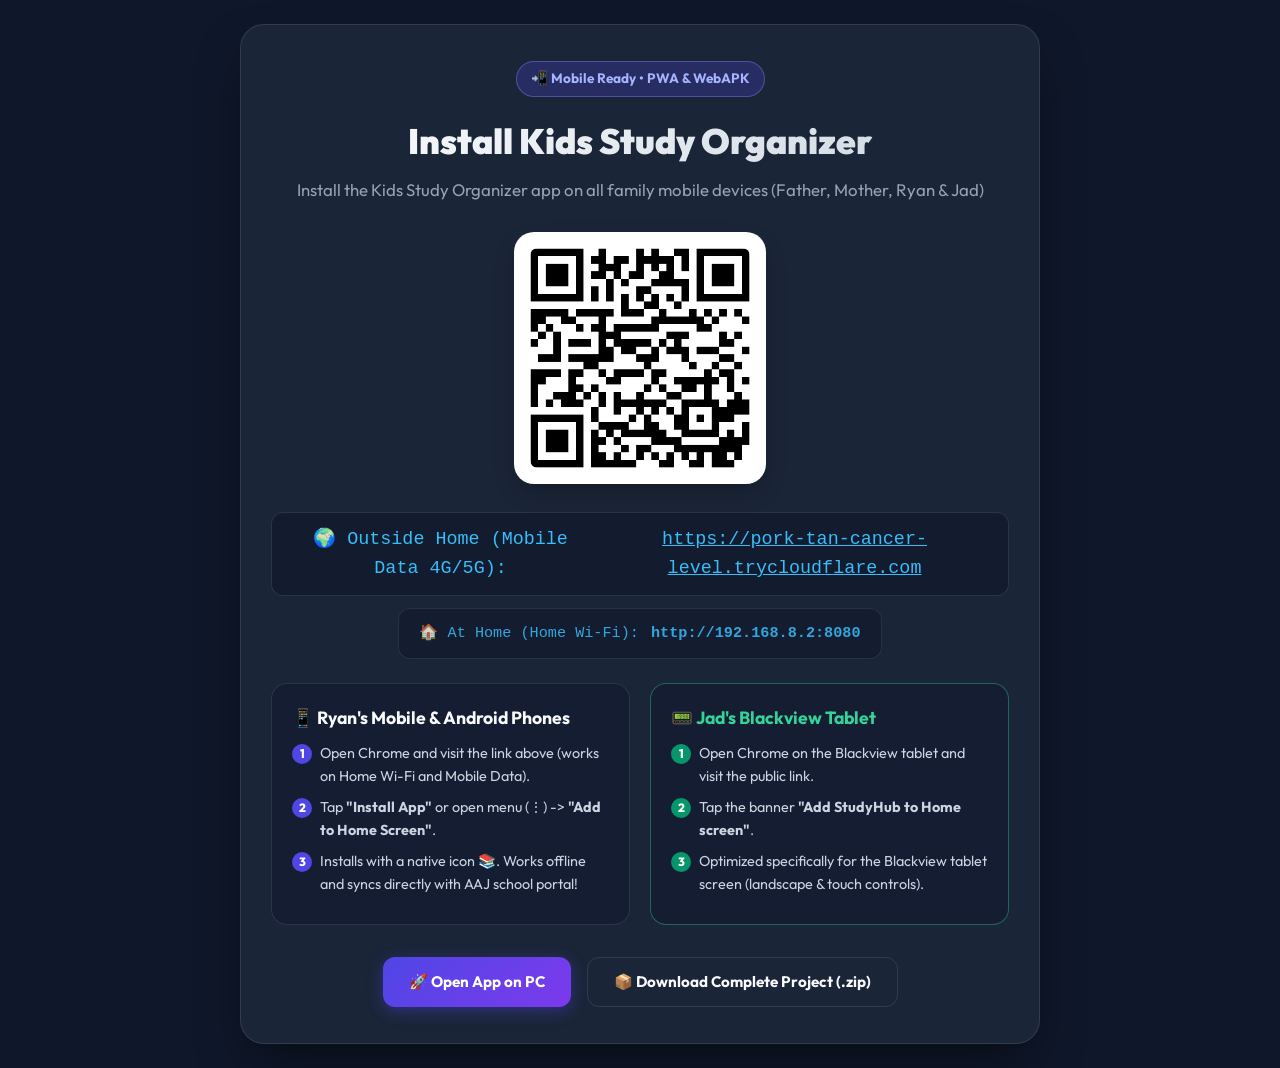
<file: mobile_install.html>
<!DOCTYPE html>
<html lang="en">

<head>
  <meta charset="UTF-8">
  <meta name="viewport" content="width=device-width, initial-scale=1.0">
  <title>Install StudyHub on Mobile | Ryan & Jad</title>
  <link rel="preconnect" href="https://fonts.googleapis.com">
  <link rel="preconnect" href="https://fonts.gstatic.com" crossorigin>
  <link href="https://fonts.googleapis.com/css2?family=Outfit:wght@400;600;700;800;900&display=swap" rel="stylesheet">
  <style>
    :root {
      --primary: #4f46e5;
      --primary-gradient: linear-gradient(135deg, #4f46e5 0%, #7c3aed 100%);
      --bg: #0f172a;
      --card-bg: rgba(30, 41, 59, 0.85);
      --text: #f8fafc;
      --text-muted: #94a3b8;
      --border: rgba(255, 255, 255, 0.1);
      --accent: #10b981;
    }

    * {
      margin: 0;
      padding: 0;
      box-sizing: border-box;
    }

    body {
      font-family: 'Outfit', sans-serif;
      background: #0f172a;
      color: var(--text);
      min-height: 100vh;
      display: flex;
      flex-direction: column;
      align-items: center;
      justify-content: center;
      padding: 24px 16px;
      line-height: 1.6;
    }

    .install-container {
      max-width: 800px;
      width: 100%;
      background: var(--card-bg);
      border: 1px solid var(--border);
      backdrop-filter: blur(16px);
      border-radius: 24px;
      padding: 36px 30px;
      box-shadow: 0 25px 50px -12px rgba(0, 0, 0, 0.5);
      text-align: center;
    }

    .badge {
      display: inline-flex;
      align-items: center;
      gap: 6px;
      background: rgba(79, 70, 229, 0.25);
      border: 1px solid rgba(129, 140, 248, 0.4);
      color: #a5b4fc;
      padding: 6px 14px;
      border-radius: 999px;
      font-size: 0.85rem;
      font-weight: 700;
      margin-bottom: 16px;
    }

    h1 {
      font-size: 2.2rem;
      font-weight: 900;
      background: linear-gradient(135deg, #fff 0%, #cbd5e1 100%);
      -webkit-background-clip: text;
      -webkit-text-fill-color: transparent;
      margin-bottom: 8px;
    }

    p.subtitle {
      color: var(--text-muted);
      font-size: 1.05rem;
      margin-bottom: 28px;
    }

    .qr-card {
      background: #ffffff;
      padding: 16px;
      border-radius: 20px;
      display: inline-block;
      box-shadow: 0 10px 25px -5px rgba(0, 0, 0, 0.3);
      margin-bottom: 20px;
    }

    .qr-card img {
      width: 220px;
      height: 220px;
      display: block;
      border-radius: 8px;
    }

    .url-box {
      background: rgba(15, 23, 42, 0.6);
      border: 1px solid var(--border);
      border-radius: 12px;
      padding: 12px 20px;
      font-family: monospace;
      font-size: 1.15rem;
      color: #38bdf8;
      display: inline-flex;
      align-items: center;
      gap: 12px;
      margin-bottom: 28px;
    }

    .instructions-grid {
      display: grid;
      grid-template-columns: 1fr 1fr;
      gap: 20px;
      text-align: left;
      margin-top: 24px;
    }

    @media (max-width: 650px) {
      .instructions-grid {
        grid-template-columns: 1fr;
      }
    }

    .step-card {
      background: rgba(15, 23, 42, 0.5);
      border: 1px solid var(--border);
      border-radius: 16px;
      padding: 20px;
    }

    .step-card h3 {
      font-size: 1.1rem;
      margin-bottom: 10px;
      display: flex;
      align-items: center;
      gap: 8px;
    }

    .step-list {
      list-style: none;
      font-size: 0.9rem;
      color: #cbd5e1;
    }

    .step-list li {
      margin-bottom: 8px;
      display: flex;
      align-items: flex-start;
      gap: 8px;
    }

    .step-num {
      background: var(--primary);
      color: #fff;
      font-size: 0.75rem;
      font-weight: 800;
      width: 20px;
      height: 20px;
      border-radius: 50%;
      display: flex;
      align-items: center;
      justify-content: center;
      flex-shrink: 0;
      margin-top: 2px;
    }

    .actions-bar {
      margin-top: 32px;
      display: flex;
      justify-content: center;
      gap: 16px;
      flex-wrap: wrap;
    }

    .btn {
      padding: 12px 26px;
      border-radius: 12px;
      font-weight: 700;
      font-size: 0.95rem;
      text-decoration: none;
      display: inline-flex;
      align-items: center;
      gap: 8px;
      cursor: pointer;
      transition: all 0.2s ease;
    }

    .btn-main {
      background: var(--primary-gradient);
      color: #fff;
      box-shadow: 0 4px 15px rgba(79, 70, 229, 0.4);
    }

    .btn-main:hover {
      transform: translateY(-2px);
      box-shadow: 0 8px 25px rgba(79, 70, 229, 0.5);
    }

    .btn-outline {
      background: transparent;
      border: 1px solid var(--border);
      color: var(--text);
    }

    .btn-outline:hover {
      background: rgba(255, 255, 255, 0.08);
    }
  </style>
</head>

<body>

  <div class="install-container">
    <div class="badge">📲 Mobile Ready • PWA & WebAPK</div>
    <h1>Install Kids Study Organizer</h1>
    <p class="subtitle">Install the Kids Study Organizer app on all family mobile devices (Father, Mother, Ryan & Jad)
    </p>

    <div class="qr-card">
      <img src="mobile_qr.png" alt="Scan to install on mobile">
    </div>

    <div style="display:flex; flex-direction:column; gap:12px; align-items:center; margin-bottom:24px;">
      <div class="url-box" style="margin-bottom:0;">
        <span>🌍 Outside Home (Mobile Data 4G/5G):</span>
        <a href="https://pork-tan-cancer-level.trycloudflare.com" target="_blank"
          style="color:#38bdf8; text-decoration:underline;">https://pork-tan-cancer-level.trycloudflare.com</a>
      </div>
      <div class="url-box" style="margin-bottom:0; font-size:0.95rem; opacity:0.85;">
        <span>🏠 At Home (Home Wi-Fi):</span>
        <strong>http://192.168.8.2:8080</strong>
      </div>
    </div>

    <div class="instructions-grid">
      <!-- Android Steps -->
      <div class="step-card">
        <h3>📱 Ryan's Mobile & Android Phones</h3>
        <ul class="step-list">
          <li>
            <span class="step-num">1</span>
            <span>Open Chrome and visit the link above (works on Home Wi-Fi and Mobile Data).</span>
          </li>
          <li>
            <span class="step-num">2</span>
            <span>Tap <strong>"Install App"</strong> or open menu (⋮) -> <strong>"Add to Home Screen"</strong>.</span>
          </li>
          <li>
            <span class="step-num">3</span>
            <span>Installs with a native icon 📚. Works offline and syncs directly with AAJ school portal!</span>
          </li>
        </ul>
      </div>

      <!-- Blackview Tablet Steps -->
      <div class="step-card" style="border-color: rgba(52, 211, 153, 0.4);">
        <h3 style="color:#34d399;">📟 Jad's Blackview Tablet</h3>
        <ul class="step-list">
          <li>
            <span class="step-num" style="background:#059669;">1</span>
            <span>Open Chrome on the Blackview tablet and visit the public link.</span>
          </li>
          <li>
            <span class="step-num" style="background:#059669;">2</span>
            <span>Tap the banner <strong>"Add StudyHub to Home screen"</strong>.</span>
          </li>
          <li>
            <span class="step-num" style="background:#059669;">3</span>
            <span>Optimized specifically for the Blackview tablet screen (landscape & touch controls).</span>
          </li>
        </ul>
      </div>
    </div>

    <div class="actions-bar">
      <a href="index.html" class="btn btn-main">
        🚀 Open App on PC
      </a>
      <a href="KidsStudyOrganizer_Mobile_App.zip" download class="btn btn-outline">
        📦 Download Complete Project (.zip)
      </a>
    </div>
  </div>

</body>

</html>
</file>
